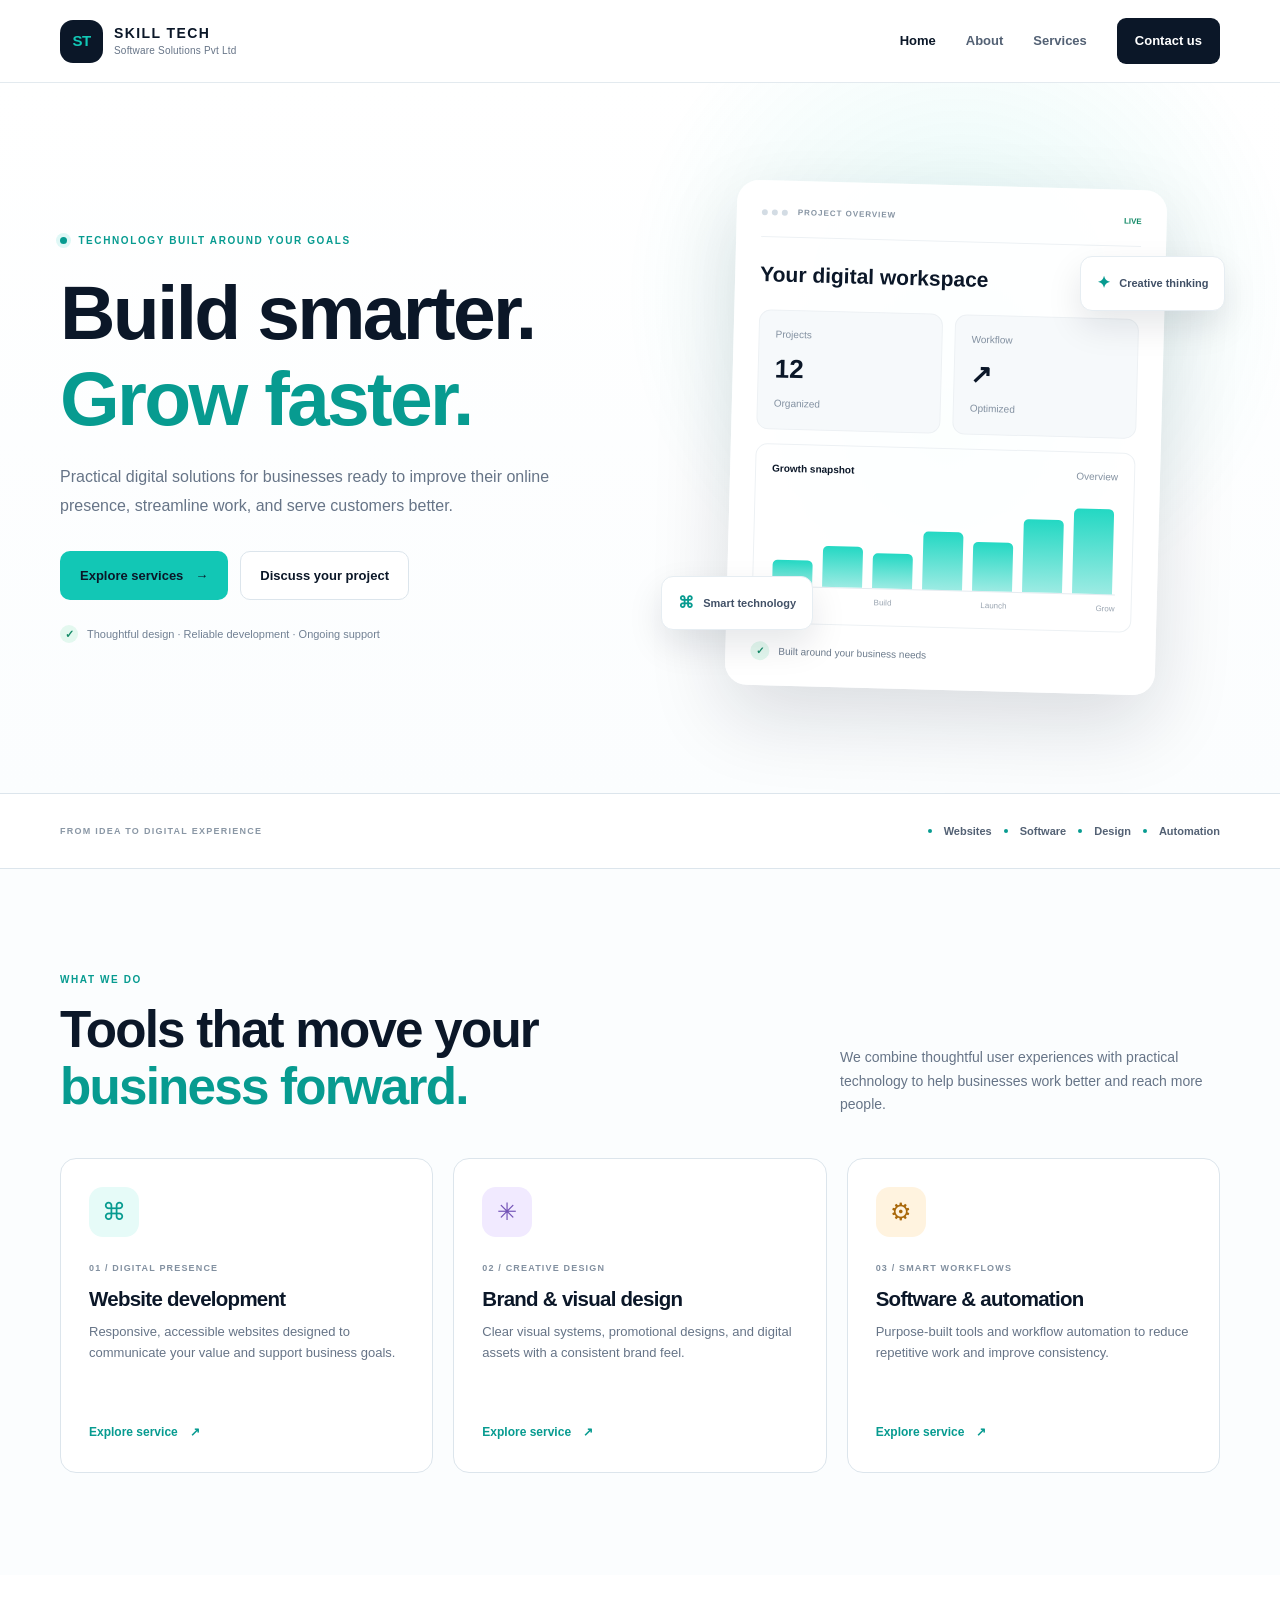
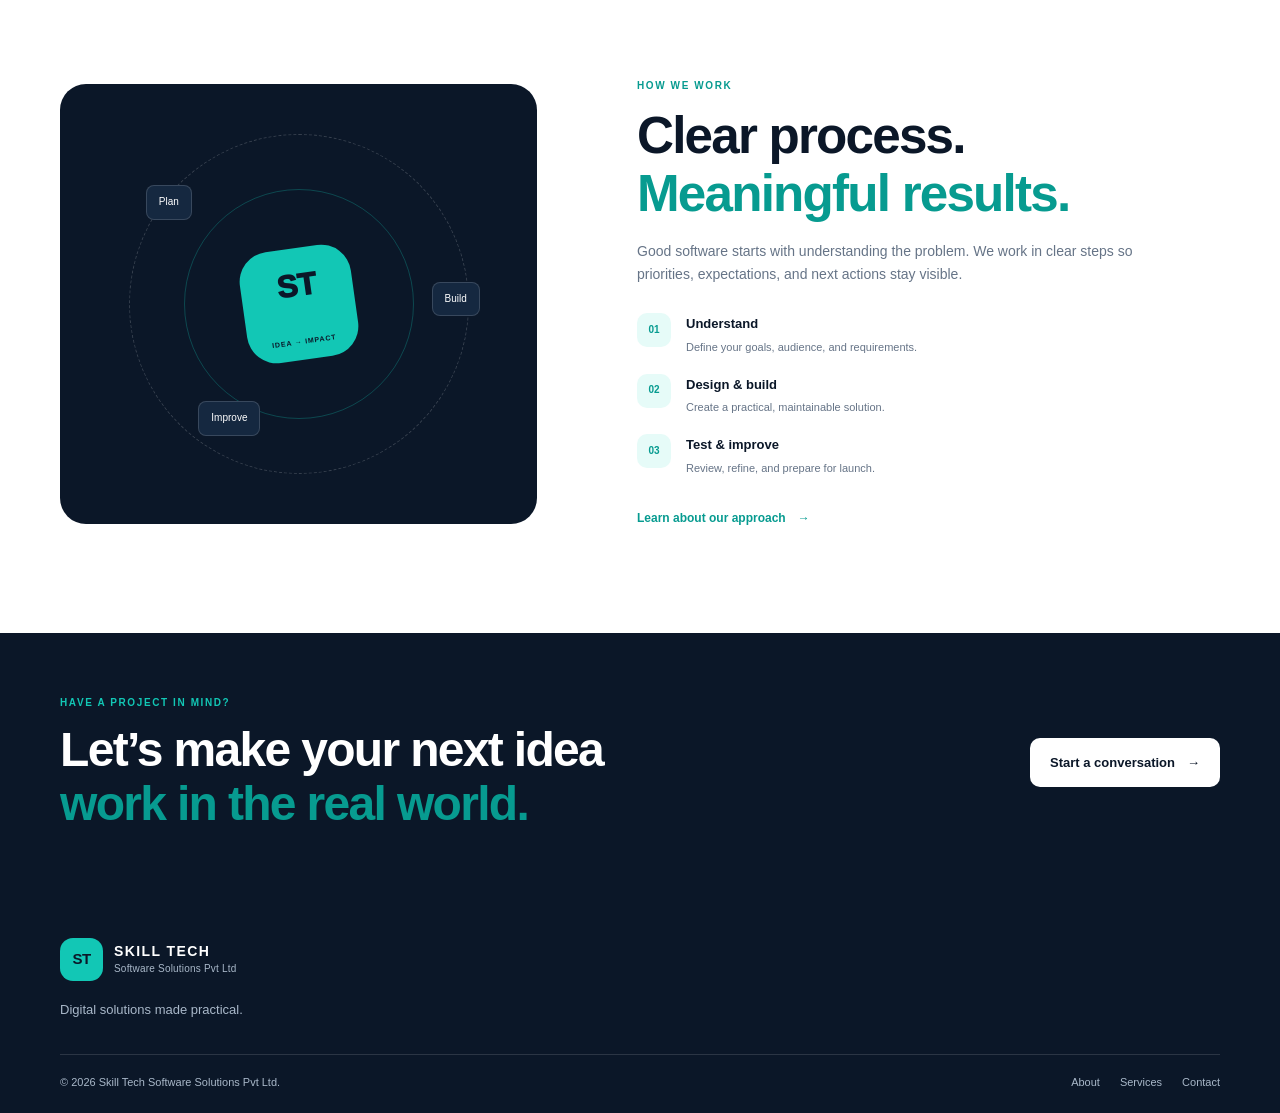
<file: index.html>
<!doctype html>
<html lang="en">
<head>
  <meta charset="utf-8">
  <meta name="viewport" content="width=device-width, initial-scale=1">
  <meta name="theme-color" content="#0b1728">
  <title>Skill Tech Software Solutions Pvt Ltd | Digital Solutions</title>
  <meta name="description" content="Skill Tech Software Solutions Pvt Ltd provides web development, software solutions, design, and digital services for growing businesses.">
  <link rel="canonical" href="https://www.example.com/">
  <link rel="icon" href="/favicon.svg" type="image/svg+xml">
  <link rel="manifest" href="/site.webmanifest">
  <link rel="stylesheet" href="/assets/css/reset.css">
  <link rel="stylesheet" href="/assets/css/variables.css">
  <link rel="stylesheet" href="/assets/css/global.css">
  <link rel="stylesheet" href="/assets/css/layout.css">
  <link rel="stylesheet" href="/assets/css/components.css">
  <link rel="stylesheet" href="/assets/css/pages/home.css">
  <link rel="stylesheet" href="/assets/css/responsive.css">
  <script type="module" src="/assets/js/main.js"></script>
</head>
<body data-page="home">
  <header class="site-header">
    <nav class="container navbar" aria-label="Main navigation">
      <a class="brand" href="/" aria-label="Skill Tech home">
        <span class="brand-mark">ST</span>
        <span class="brand-copy"><strong>SKILL TECH</strong><small>Software Solutions Pvt Ltd</small></span>
      </a>
      <button class="nav-toggle" type="button" aria-expanded="false" aria-controls="primary-nav">
        <span class="sr-only">Toggle navigation</span><span></span><span></span><span></span>
      </button>
      <div class="nav-links" id="primary-nav">
        <a class="active" href="/">Home</a>
        <a href="/about.html">About</a>
        <a href="/services.html">Services</a>
        <a class="nav-cta" href="/contact.html">Contact us</a>
      </div>
    </nav>
  </header>

  <main>
    <section class="hero section">
      <div class="container hero-grid">
        <div class="hero-copy">
          <p class="eyebrow"><span class="eyebrow-dot"></span> Technology built around your goals</p>
          <h1>Build smarter.<br><span>Grow faster.</span></h1>
          <p class="hero-lead">Practical digital solutions for businesses ready to improve their online presence, streamline work, and serve customers better.</p>
          <div class="hero-actions">
            <a class="button button-primary" href="/services.html">Explore services <span aria-hidden="true">→</span></a>
            <a class="button button-ghost" href="/contact.html">Discuss your project</a>
          </div>
          <div class="hero-note"><span class="note-check">✓</span> Thoughtful design · Reliable development · Ongoing support</div>
        </div>
        <div class="hero-visual" aria-label="Illustration of a software dashboard">
          <div class="visual-glow"></div>
          <div class="dashboard-card">
            <div class="dashboard-top"><span class="window-dots"><i></i><i></i><i></i></span><span class="dashboard-label">PROJECT OVERVIEW</span><span class="live-dot">LIVE</span></div>
            <div class="dashboard-title">Your digital workspace</div>
            <div class="metric-row">
              <div class="metric"><span>Projects</span><strong>12</strong><small>Organized</small></div>
              <div class="metric"><span>Workflow</span><strong>↗</strong><small>Optimized</small></div>
            </div>
            <div class="chart-panel">
              <div class="chart-heading"><span>Growth snapshot</span><span class="chart-tag">Overview</span></div>
              <div class="chart-bars" aria-hidden="true"><i style="height:28%"></i><i style="height:44%"></i><i style="height:38%"></i><i style="height:62%"></i><i style="height:52%"></i><i style="height:78%"></i><i style="height:91%"></i></div>
              <div class="chart-axis"><span>Plan</span><span>Build</span><span>Launch</span><span>Grow</span></div>
            </div>
            <div class="dashboard-bottom"><span class="status-icon">✓</span><span>Built around your business needs</span></div>
          </div>
          <div class="floating-chip chip-top"><span>✦</span> Creative thinking</div>
          <div class="floating-chip chip-bottom"><span>⌘</span> Smart technology</div>
        </div>
      </div>
    </section>

    <section class="trust-strip">
      <div class="container trust-inner"><span>FROM IDEA TO DIGITAL EXPERIENCE</span><div><i></i> Websites <i></i> Software <i></i> Design <i></i> Automation</div></div>
    </section>

    <section class="section services-preview">
      <div class="container">
        <div class="section-heading">
          <div><p class="eyebrow">What we do</p><h2>Tools that move your<br><span>business forward.</span></h2></div>
          <p>We combine thoughtful user experiences with practical technology to help businesses work better and reach more people.</p>
        </div>
        <div class="service-grid">
          <article class="service-card"><div class="service-icon icon-web">⌘</div><p class="card-number">01 / DIGITAL PRESENCE</p><h3>Website development</h3><p>Responsive, accessible websites designed to communicate your value and support business goals.</p><a href="/services.html#web">Explore service <span>↗</span></a></article>
          <article class="service-card"><div class="service-icon icon-design">✳</div><p class="card-number">02 / CREATIVE DESIGN</p><h3>Brand & visual design</h3><p>Clear visual systems, promotional designs, and digital assets with a consistent brand feel.</p><a href="/services.html#design">Explore service <span>↗</span></a></article>
          <article class="service-card"><div class="service-icon icon-tools">⚙</div><p class="card-number">03 / SMART WORKFLOWS</p><h3>Software & automation</h3><p>Purpose-built tools and workflow automation to reduce repetitive work and improve consistency.</p><a href="/services.html#automation">Explore service <span>↗</span></a></article>
        </div>
      </div>
    </section>

    <section class="section approach-section">
      <div class="container approach-grid">
        <div class="approach-panel"><div class="orbit orbit-one"></div><div class="orbit orbit-two"></div><div class="approach-center"><span>ST</span><small>IDEA → IMPACT</small></div><div class="orbit-label label-one">Plan</div><div class="orbit-label label-two">Build</div><div class="orbit-label label-three">Improve</div></div>
        <div class="approach-copy"><p class="eyebrow">How we work</p><h2>Clear process.<br><span>Meaningful results.</span></h2><p>Good software starts with understanding the problem. We work in clear steps so priorities, expectations, and next actions stay visible.</p><ul class="check-list"><li><span>01</span><div><strong>Understand</strong><small>Define your goals, audience, and requirements.</small></div></li><li><span>02</span><div><strong>Design & build</strong><small>Create a practical, maintainable solution.</small></div></li><li><span>03</span><div><strong>Test & improve</strong><small>Review, refine, and prepare for launch.</small></div></li></ul><a class="text-link" href="/about.html">Learn about our approach <span>→</span></a></div>
      </div>
    </section>

    <section class="cta-section"><div class="container cta-inner"><div><p class="eyebrow">Have a project in mind?</p><h2>Let’s make your next idea<br><span>work in the real world.</span></h2></div><a class="button button-light" href="/contact.html">Start a conversation <span>→</span></a></div></section>
  </main>

  <footer class="site-footer"><div class="container footer-inner"><a class="brand footer-brand" href="/"><span class="brand-mark">ST</span><span class="brand-copy"><strong>SKILL TECH</strong><small>Software Solutions Pvt Ltd</small></span></a><p>Digital solutions made practical.</p><div class="footer-bottom"><span>© <span data-current-year></span> Skill Tech Software Solutions Pvt Ltd.</span><div><a href="/about.html">About</a><a href="/services.html">Services</a><a href="/contact.html">Contact</a></div></div></div></footer>
</body>
</html>
</file>
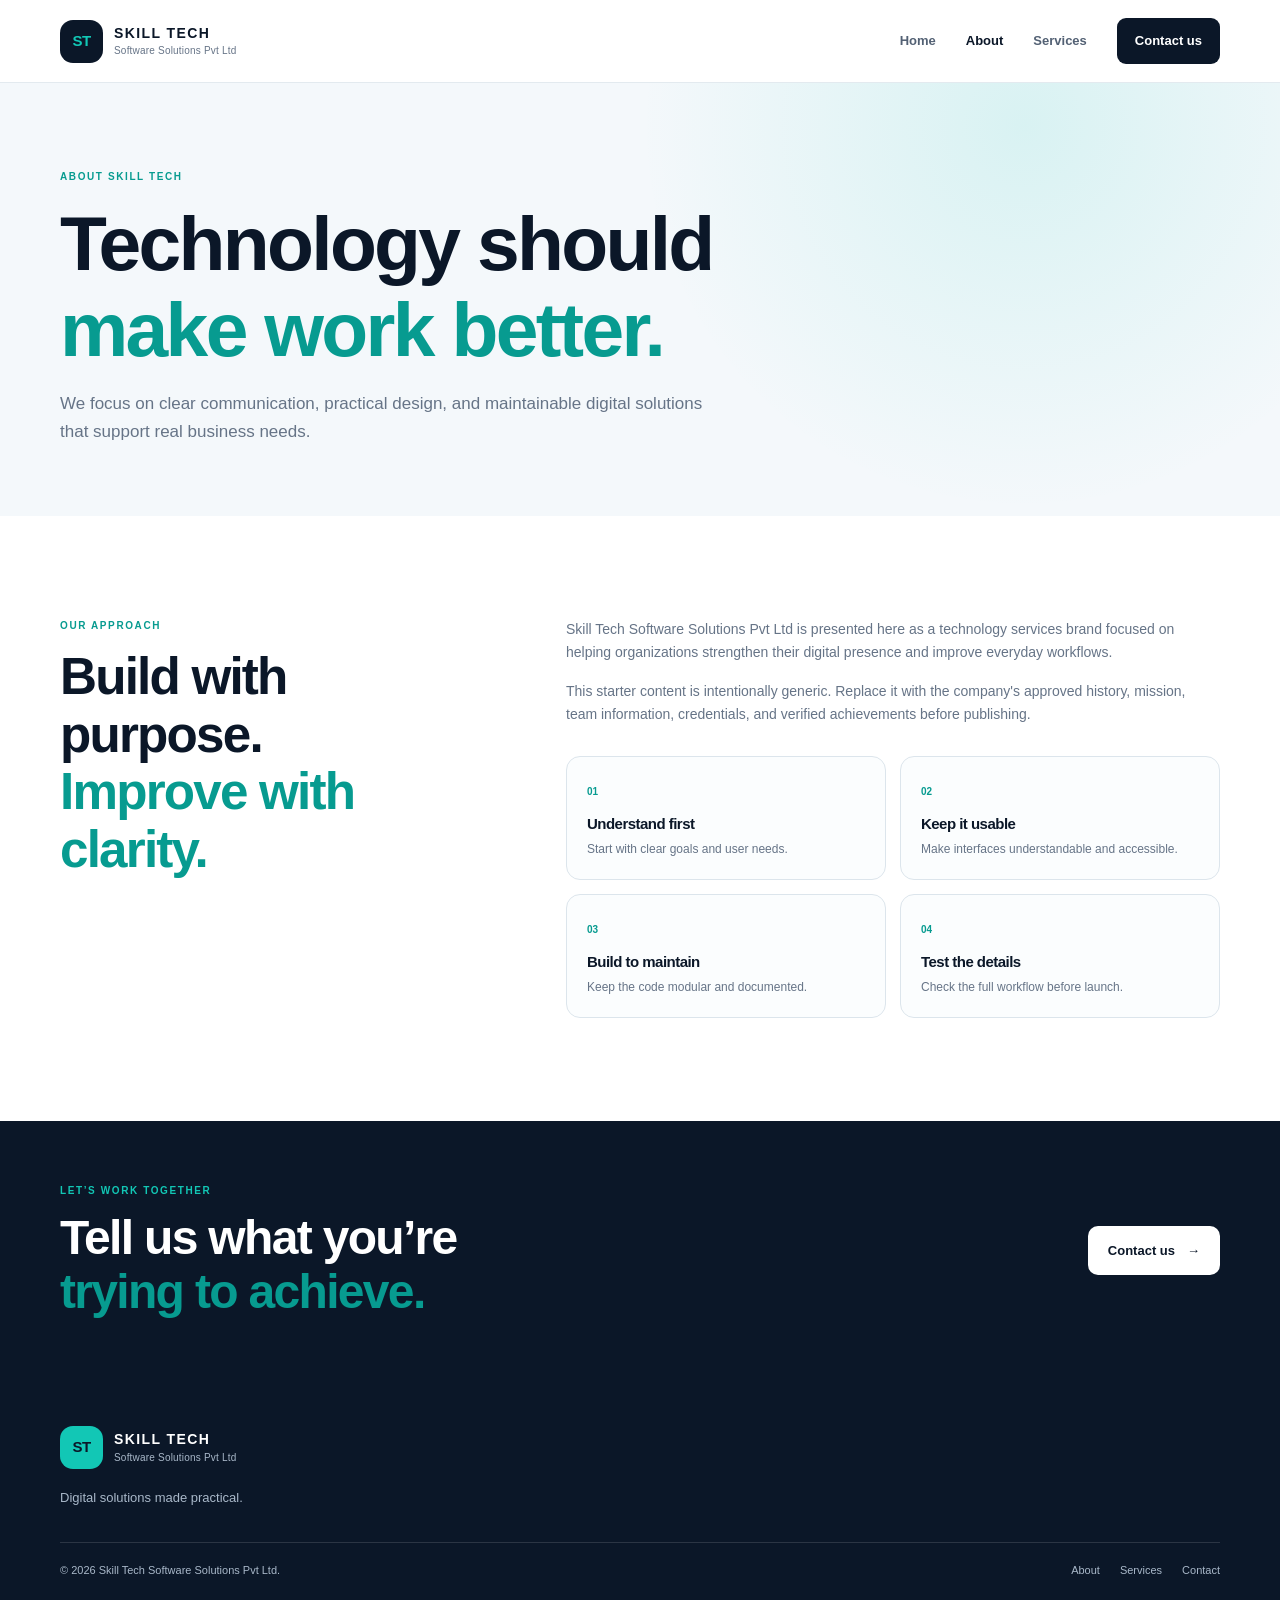
<file: about.html>
<!doctype html>
<html lang="en">
<head>
  <meta charset="utf-8">
  <meta name="viewport" content="width=device-width, initial-scale=1">
  <title>About Us | Skill Tech Software Solutions Pvt Ltd</title>
  <meta name="description" content="Learn about Skill Tech Software Solutions Pvt Ltd and our practical approach to digital products and services.">
  <link rel="canonical" href="https://www.example.com/about.html">
  <link rel="icon" href="/favicon.svg" type="image/svg+xml">
  <link rel="stylesheet" href="/assets/css/reset.css"><link rel="stylesheet" href="/assets/css/variables.css"><link rel="stylesheet" href="/assets/css/global.css"><link rel="stylesheet" href="/assets/css/layout.css"><link rel="stylesheet" href="/assets/css/components.css"><link rel="stylesheet" href="/assets/css/pages/about.css"><link rel="stylesheet" href="/assets/css/responsive.css">
  <script type="module" src="/assets/js/main.js"></script>
</head>
<body data-page="about">
<header class="site-header"><nav class="container navbar" aria-label="Main navigation"><a class="brand" href="/"><span class="brand-mark">ST</span><span class="brand-copy"><strong>SKILL TECH</strong><small>Software Solutions Pvt Ltd</small></span></a><button class="nav-toggle" type="button" aria-expanded="false" aria-controls="primary-nav"><span class="sr-only">Toggle navigation</span><span></span><span></span><span></span></button><div class="nav-links" id="primary-nav"><a href="/">Home</a><a class="active" href="/about.html">About</a><a href="/services.html">Services</a><a class="nav-cta" href="/contact.html">Contact us</a></div></nav></header>
<main>
<section class="page-hero section"><div class="container"><p class="eyebrow">About Skill Tech</p><h1>Technology should<br><span>make work better.</span></h1><p>We focus on clear communication, practical design, and maintainable digital solutions that support real business needs.</p></div></section>
<section class="section"><div class="container about-grid"><div><p class="eyebrow">Our approach</p><h2>Build with purpose.<br><span>Improve with clarity.</span></h2></div><div class="prose"><p>Skill Tech Software Solutions Pvt Ltd is presented here as a technology services brand focused on helping organizations strengthen their digital presence and improve everyday workflows.</p><p>This starter content is intentionally generic. Replace it with the company's approved history, mission, team information, credentials, and verified achievements before publishing.</p><div class="principle-grid"><article><span>01</span><h3>Understand first</h3><p>Start with clear goals and user needs.</p></article><article><span>02</span><h3>Keep it usable</h3><p>Make interfaces understandable and accessible.</p></article><article><span>03</span><h3>Build to maintain</h3><p>Keep the code modular and documented.</p></article><article><span>04</span><h3>Test the details</h3><p>Check the full workflow before launch.</p></article></div></div></div></section>
<section class="cta-section"><div class="container cta-inner"><div><p class="eyebrow">Let’s work together</p><h2>Tell us what you’re<br><span>trying to achieve.</span></h2></div><a class="button button-light" href="/contact.html">Contact us <span>→</span></a></div></section>
</main>
<footer class="site-footer"><div class="container footer-inner"><a class="brand footer-brand" href="/"><span class="brand-mark">ST</span><span class="brand-copy"><strong>SKILL TECH</strong><small>Software Solutions Pvt Ltd</small></span></a><p>Digital solutions made practical.</p><div class="footer-bottom"><span>© <span data-current-year></span> Skill Tech Software Solutions Pvt Ltd.</span><div><a href="/about.html">About</a><a href="/services.html">Services</a><a href="/contact.html">Contact</a></div></div></div></footer>
</body>
</html>
</file>
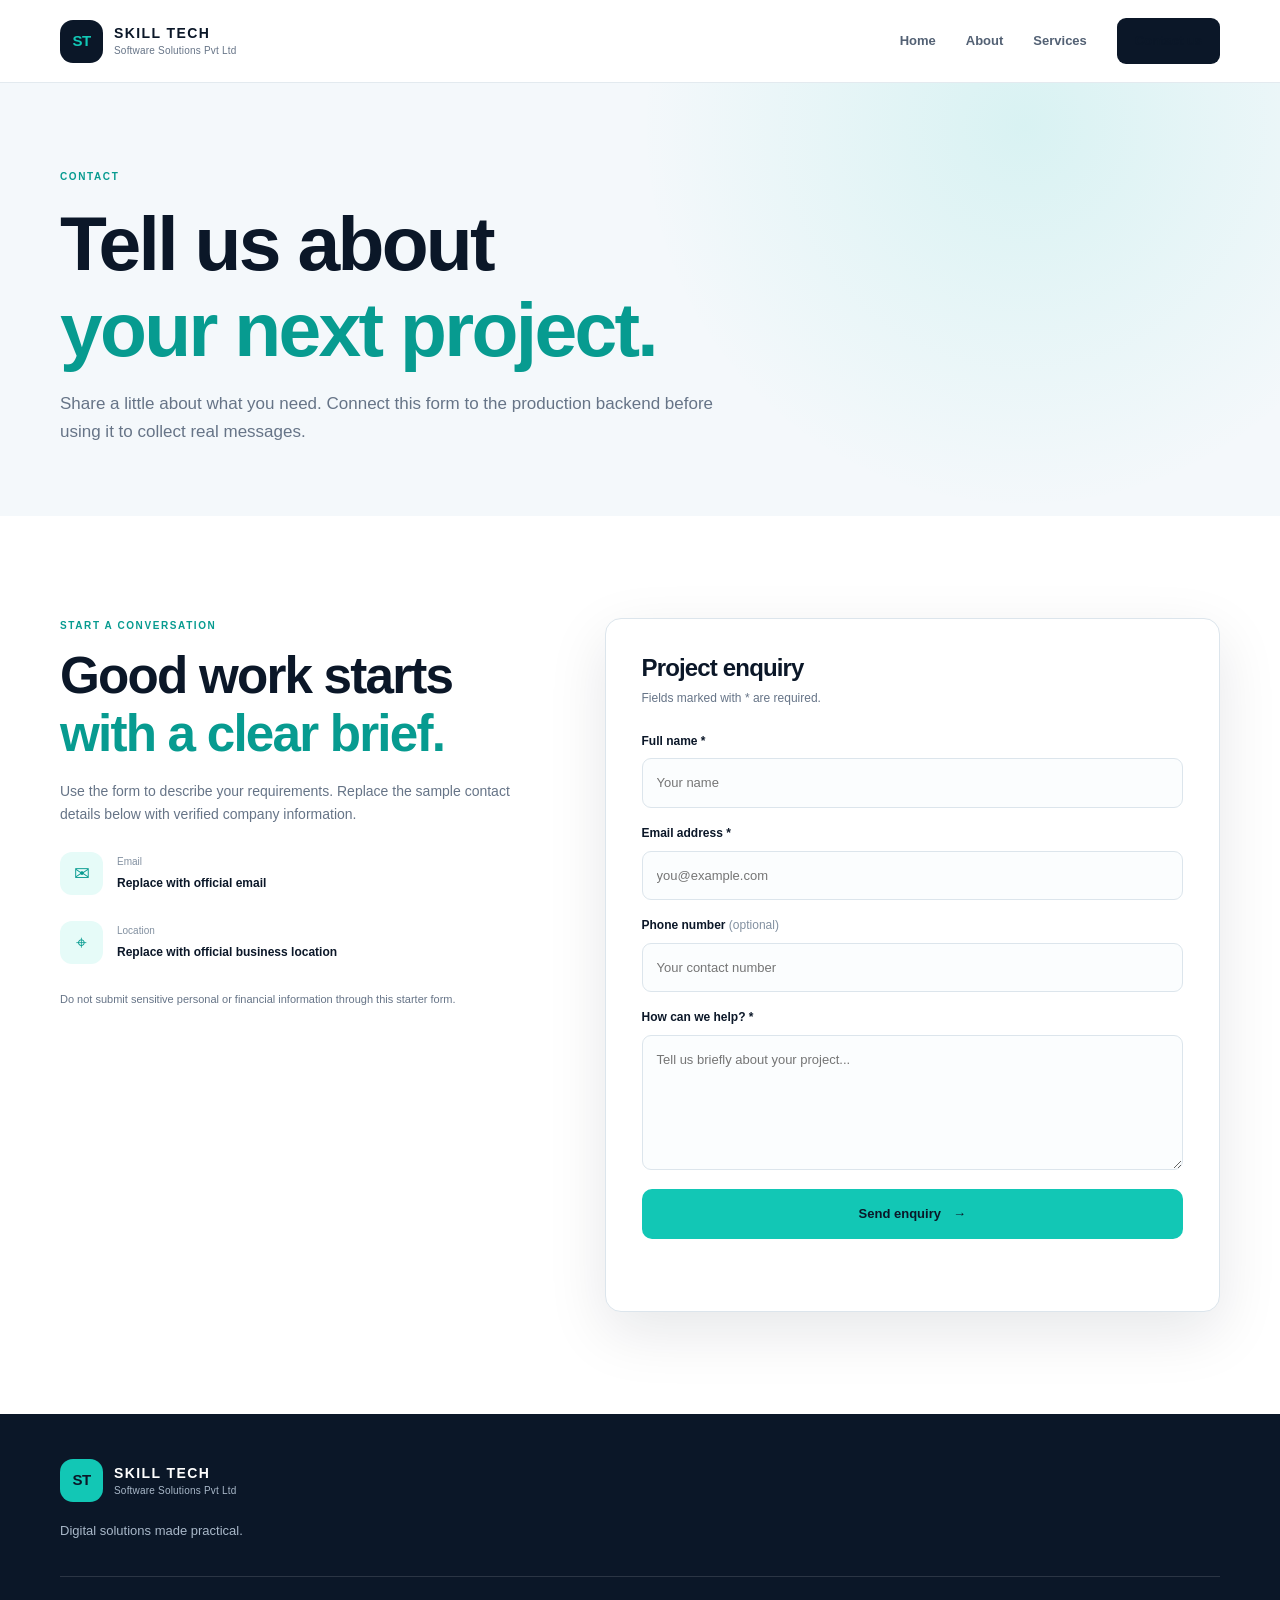
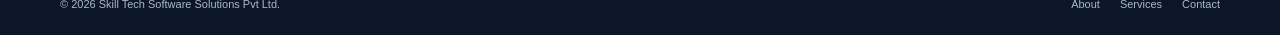
<file: contact.html>
<!doctype html>
<html lang="en">
<head>
  <meta charset="utf-8">
  <meta name="viewport" content="width=device-width, initial-scale=1">
  <title>Contact Us | Skill Tech Software Solutions Pvt Ltd</title>
  <meta name="description" content="Contact Skill Tech Software Solutions Pvt Ltd to discuss a website, software, design, or automation project.">
  <link rel="canonical" href="https://www.example.com/contact.html">
  <link rel="icon" href="/favicon.svg" type="image/svg+xml">
  <link rel="stylesheet" href="/assets/css/reset.css"><link rel="stylesheet" href="/assets/css/variables.css"><link rel="stylesheet" href="/assets/css/global.css"><link rel="stylesheet" href="/assets/css/layout.css"><link rel="stylesheet" href="/assets/css/components.css"><link rel="stylesheet" href="/assets/css/pages/contact.css"><link rel="stylesheet" href="/assets/css/responsive.css">
  <script type="module" src="/assets/js/main.js"></script>
</head>
<body data-page="contact">
<header class="site-header"><nav class="container navbar" aria-label="Main navigation"><a class="brand" href="/"><span class="brand-mark">ST</span><span class="brand-copy"><strong>SKILL TECH</strong><small>Software Solutions Pvt Ltd</small></span></a><button class="nav-toggle" type="button" aria-expanded="false" aria-controls="primary-nav"><span class="sr-only">Toggle navigation</span><span></span><span></span><span></span></button><div class="nav-links" id="primary-nav"><a href="/">Home</a><a href="/about.html">About</a><a href="/services.html">Services</a><a class="nav-cta active" href="/contact.html">Contact us</a></div></nav></header>
<main>
<section class="page-hero section"><div class="container"><p class="eyebrow">Contact</p><h1>Tell us about<br><span>your next project.</span></h1><p>Share a little about what you need. Connect this form to the production backend before using it to collect real messages.</p></div></section>
<section class="section contact-section"><div class="container contact-grid">
<div class="contact-intro"><p class="eyebrow">Start a conversation</p><h2>Good work starts<br><span>with a clear brief.</span></h2><p>Use the form to describe your requirements. Replace the sample contact details below with verified company information.</p><div class="contact-detail"><span class="contact-detail-icon">✉</span><div><small>Email</small><strong>Replace with official email</strong></div></div><div class="contact-detail"><span class="contact-detail-icon">⌖</span><div><small>Location</small><strong>Replace with official business location</strong></div></div><p class="privacy-note">Do not submit sensitive personal or financial information through this starter form.</p></div>
<form class="contact-form" id="contact-form" novalidate>
<div class="form-heading"><h2>Project enquiry</h2><p>Fields marked with * are required.</p></div>
<label for="name">Full name *</label><input id="name" name="name" autocomplete="name" required minlength="2" maxlength="100" placeholder="Your name">
<label for="email">Email address *</label><input id="email" name="email" type="email" autocomplete="email" required maxlength="254" placeholder="you@example.com">
<label for="phone">Phone number <span>(optional)</span></label><input id="phone" name="phone" type="tel" autocomplete="tel" maxlength="30" placeholder="Your contact number">
<label for="message">How can we help? *</label><textarea id="message" name="message" required minlength="10" maxlength="3000" rows="5" placeholder="Tell us briefly about your project..."></textarea>
<button class="button button-primary form-submit" type="submit">Send enquiry <span aria-hidden="true">→</span></button>
<p class="form-status" id="form-status" role="status" aria-live="polite"></p>
</form>
</div></section>
</main>
<footer class="site-footer"><div class="container footer-inner"><a class="brand footer-brand" href="/"><span class="brand-mark">ST</span><span class="brand-copy"><strong>SKILL TECH</strong><small>Software Solutions Pvt Ltd</small></span></a><p>Digital solutions made practical.</p><div class="footer-bottom"><span>© <span data-current-year></span> Skill Tech Software Solutions Pvt Ltd.</span><div><a href="/about.html">About</a><a href="/services.html">Services</a><a href="/contact.html">Contact</a></div></div></div></footer>
</body>
</html>
</file>
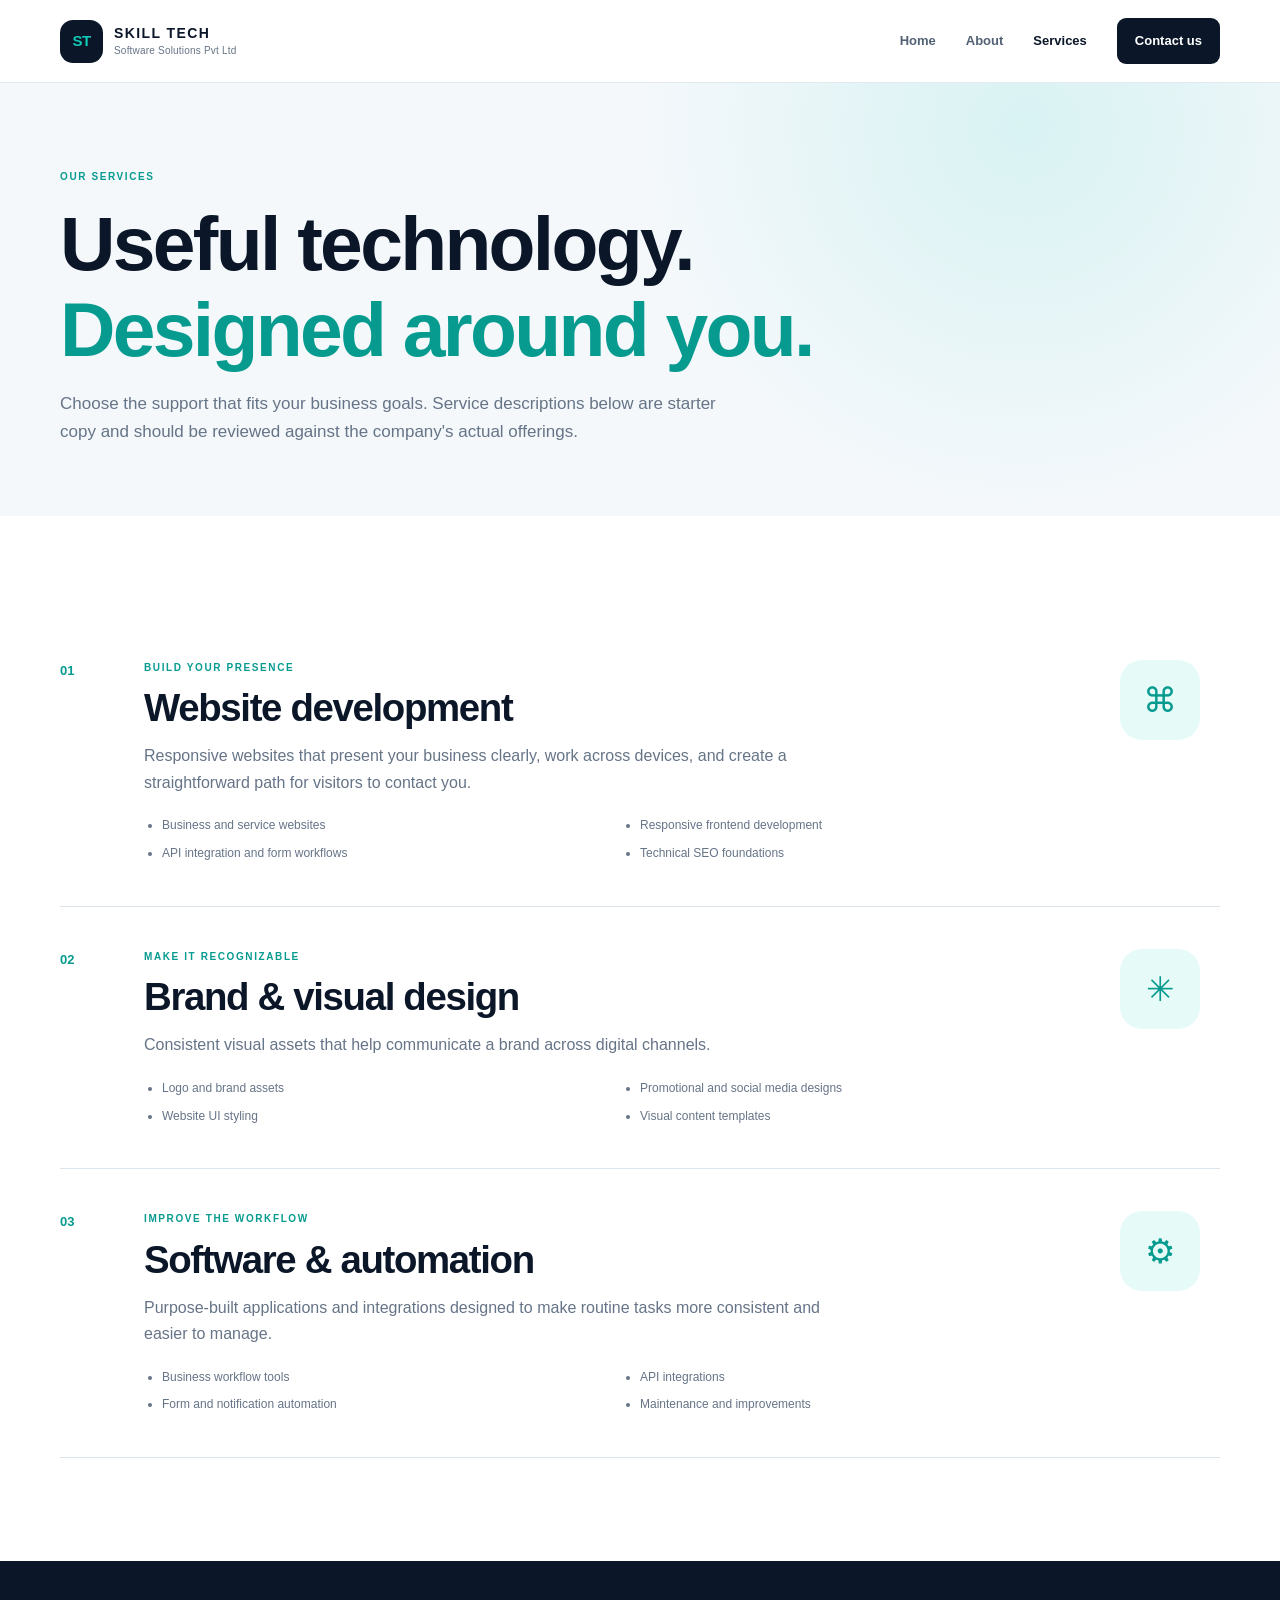
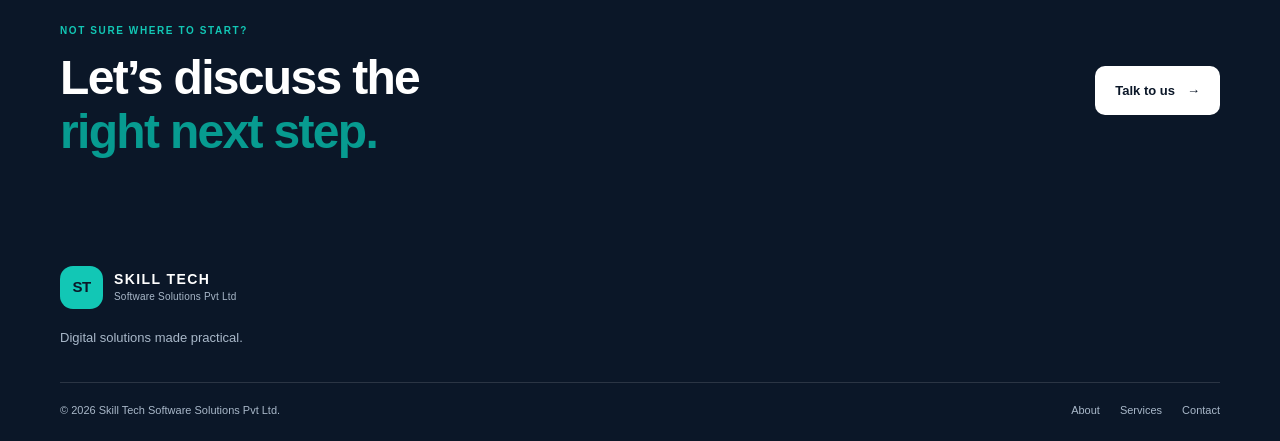
<file: services.html>
<!doctype html>
<html lang="en">
<head>
  <meta charset="utf-8">
  <meta name="viewport" content="width=device-width, initial-scale=1">
  <title>Services | Skill Tech Software Solutions Pvt Ltd</title>
  <meta name="description" content="Explore website development, creative design, software development, and workflow automation services.">
  <link rel="canonical" href="https://www.example.com/services.html">
  <link rel="icon" href="/favicon.svg" type="image/svg+xml">
  <link rel="stylesheet" href="/assets/css/reset.css"><link rel="stylesheet" href="/assets/css/variables.css"><link rel="stylesheet" href="/assets/css/global.css"><link rel="stylesheet" href="/assets/css/layout.css"><link rel="stylesheet" href="/assets/css/components.css"><link rel="stylesheet" href="/assets/css/pages/services.css"><link rel="stylesheet" href="/assets/css/responsive.css">
  <script type="module" src="/assets/js/main.js"></script>
</head>
<body data-page="services">
<header class="site-header"><nav class="container navbar" aria-label="Main navigation"><a class="brand" href="/"><span class="brand-mark">ST</span><span class="brand-copy"><strong>SKILL TECH</strong><small>Software Solutions Pvt Ltd</small></span></a><button class="nav-toggle" type="button" aria-expanded="false" aria-controls="primary-nav"><span class="sr-only">Toggle navigation</span><span></span><span></span><span></span></button><div class="nav-links" id="primary-nav"><a href="/">Home</a><a href="/about.html">About</a><a class="active" href="/services.html">Services</a><a class="nav-cta" href="/contact.html">Contact us</a></div></nav></header>
<main>
<section class="page-hero section"><div class="container"><p class="eyebrow">Our services</p><h1>Useful technology.<br><span>Designed around you.</span></h1><p>Choose the support that fits your business goals. Service descriptions below are starter copy and should be reviewed against the company's actual offerings.</p></div></section>
<section class="section"><div class="container detailed-services">
<article class="detail-service" id="web"><div class="detail-index">01</div><div><p class="eyebrow">Build your presence</p><h2>Website development</h2><p>Responsive websites that present your business clearly, work across devices, and create a straightforward path for visitors to contact you.</p><ul><li>Business and service websites</li><li>Responsive frontend development</li><li>API integration and form workflows</li><li>Technical SEO foundations</li></ul></div><div class="detail-symbol">⌘</div></article>
<article class="detail-service" id="design"><div class="detail-index">02</div><div><p class="eyebrow">Make it recognizable</p><h2>Brand & visual design</h2><p>Consistent visual assets that help communicate a brand across digital channels.</p><ul><li>Logo and brand assets</li><li>Promotional and social media designs</li><li>Website UI styling</li><li>Visual content templates</li></ul></div><div class="detail-symbol">✳</div></article>
<article class="detail-service" id="automation"><div class="detail-index">03</div><div><p class="eyebrow">Improve the workflow</p><h2>Software & automation</h2><p>Purpose-built applications and integrations designed to make routine tasks more consistent and easier to manage.</p><ul><li>Business workflow tools</li><li>API integrations</li><li>Form and notification automation</li><li>Maintenance and improvements</li></ul></div><div class="detail-symbol">⚙</div></article>
</div></section>
<section class="cta-section"><div class="container cta-inner"><div><p class="eyebrow">Not sure where to start?</p><h2>Let’s discuss the<br><span>right next step.</span></h2></div><a class="button button-light" href="/contact.html">Talk to us <span>→</span></a></div></section>
</main>
<footer class="site-footer"><div class="container footer-inner"><a class="brand footer-brand" href="/"><span class="brand-mark">ST</span><span class="brand-copy"><strong>SKILL TECH</strong><small>Software Solutions Pvt Ltd</small></span></a><p>Digital solutions made practical.</p><div class="footer-bottom"><span>© <span data-current-year></span> Skill Tech Software Solutions Pvt Ltd.</span><div><a href="/about.html">About</a><a href="/services.html">Services</a><a href="/contact.html">Contact</a></div></div></div></footer>
</body>
</html>
</file>
<file: assets/css/variables.css>
:root {
  color-scheme: light;
  --color-primary: #12c7b5;
  --color-primary-dark: #079b90;
  --color-navy: #0b1728;
  --color-navy-soft: #14263d;
  --color-text: #172438;
  --color-muted: #667487;
  --color-background: #ffffff;
  --color-surface: #f4f8fb;
  --color-border: #dce5ec;
  --color-success: #138a67;
  --font-family: Inter, "Segoe UI", Arial, sans-serif;
  --container-width: 1160px;
  --radius-sm: 8px;
  --radius-md: 16px;
  --radius-lg: 26px;
  --shadow-card: 0 20px 60px rgba(11, 23, 40, 0.10);
  --space-section: clamp(64px, 8vw, 108px);
}
</file>
<file: assets/css/global.css>
html { scroll-padding-top: 88px; }
body { font-family: var(--font-family); color: var(--color-text); background: var(--color-background); line-height: 1.65; }
a { color: inherit; text-decoration: none; }
button { cursor: pointer; }
p { color: var(--color-muted); }
h1, h2, h3 { color: var(--color-navy); line-height: 1.12; letter-spacing: -0.035em; }
h1 { font-size: clamp(2.7rem, 6vw, 5rem); font-weight: 760; }
h2 { font-size: clamp(2rem, 4vw, 3.25rem); font-weight: 740; }
h3 { font-size: 1.28rem; }
h1 span, h2 span { color: var(--color-primary-dark); }
::selection { color: var(--color-navy); background: rgba(18, 199, 181, .25); }
.sr-only { position: absolute; width: 1px; height: 1px; padding: 0; margin: -1px; overflow: hidden; clip: rect(0,0,0,0); white-space: nowrap; border: 0; }
:focus-visible { outline: 3px solid var(--color-primary-dark); outline-offset: 3px; }
</file>
<file: assets/css/layout.css>
.container { width: min(var(--container-width), calc(100% - 48px)); margin-inline: auto; }
.section { padding-block: var(--space-section); }
.site-header { position: sticky; top: 0; z-index: 20; background: rgba(255,255,255,.94); border-bottom: 1px solid rgba(220,229,236,.8); backdrop-filter: blur(16px); }
.navbar { min-height: 82px; display: flex; align-items: center; justify-content: space-between; gap: 28px; }
.brand { display: inline-flex; align-items: center; gap: 11px; flex-shrink: 0; }
.brand-mark { width: 43px; height: 43px; display: grid; place-items: center; border-radius: 13px; background: var(--color-navy); color: var(--color-primary); font-size: 15px; font-weight: 900; letter-spacing: -.04em; }
.brand-copy { display: grid; line-height: 1.15; gap: 4px; }
.brand-copy strong { font-size: 14px; letter-spacing: .1em; color: var(--color-navy); }
.brand-copy small { color: var(--color-muted); font-size: 10px; letter-spacing: .02em; }
.nav-links { display: flex; align-items: center; gap: 30px; }
.nav-links a { font-size: 13px; font-weight: 650; color: #536174; transition: color .2s ease; }
.nav-links a:hover, .nav-links a.active { color: var(--color-navy); }
.nav-links .nav-cta { padding: 12px 18px; border-radius: 9px; background: var(--color-navy); color: white; }
.nav-links .nav-cta:hover { background: var(--color-navy-soft); color: var(--color-primary); }
.nav-toggle { display: none; }
.site-footer { background: var(--color-navy); padding: 45px 0 22px; color: white; }
.footer-brand .brand-mark { background: var(--color-primary); color: var(--color-navy); }
.footer-brand .brand-copy strong { color: white; }
.footer-brand .brand-copy small { color: #a9b8c9; }
.footer-inner > p { margin-top: 18px; font-size: 13px; color: #a9b8c9; }
.footer-bottom { margin-top: 34px; padding-top: 18px; border-top: 1px solid rgba(255,255,255,.13); display: flex; justify-content: space-between; align-items: center; gap: 18px; color: #a9b8c9; font-size: 11px; }
.footer-bottom div { display: flex; gap: 20px; }
.footer-bottom a:hover { color: var(--color-primary); }
.page-hero { padding-block: 86px 70px; background: radial-gradient(circle at 80% 10%, rgba(18,199,181,.12), transparent 35%), var(--color-surface); }
.page-hero .container { max-width: var(--container-width); }
.page-hero h1 { margin: 14px 0 18px; }
.page-hero p:not(.eyebrow) { max-width: 670px; font-size: 17px; }
.eyebrow { color: var(--color-primary-dark); font-size: 10px; font-weight: 800; letter-spacing: .16em; text-transform: uppercase; }
.cta-section { padding-block: 62px; background: var(--color-navy); }
.cta-inner { display: flex; align-items: center; justify-content: space-between; gap: 30px; }
.cta-inner h2 { margin-top: 12px; color: white; font-size: clamp(1.9rem, 4vw, 3rem); }
.cta-inner .eyebrow { color: var(--color-primary); }
.not-found { min-height: 100vh; display: flex; flex-direction: column; justify-content: center; align-items: flex-start; gap: 22px; }
.not-found p:not(.eyebrow) { max-width: 500px; }
</file>
<file: assets/css/components.css>
.button { display: inline-flex; align-items: center; justify-content: center; gap: 12px; min-height: 48px; padding: 13px 19px; border: 1px solid transparent; border-radius: 10px; font-size: 13px; font-weight: 750; transition: transform .2s ease, background .2s ease, border-color .2s ease; }
.button:hover { transform: translateY(-2px); }
.button-primary { color: var(--color-navy); background: var(--color-primary); }
.button-primary:hover { background: #40dfd0; }
.button-ghost { color: var(--color-navy); border-color: var(--color-border); background: white; }
.button-ghost:hover { border-color: var(--color-primary-dark); }
.button-light { color: var(--color-navy); background: white; }
.button-light:hover { background: var(--color-primary); }
.service-grid { display: grid; grid-template-columns: repeat(3, minmax(0,1fr)); gap: 20px; margin-top: 42px; }
.service-card { padding: 28px; border: 1px solid var(--color-border); border-radius: var(--radius-md); background: white; transition: transform .2s ease, box-shadow .2s ease; }
.service-card:hover { transform: translateY(-5px); box-shadow: var(--shadow-card); }
.service-icon { display: grid; place-items: center; width: 50px; height: 50px; border-radius: 14px; font-size: 24px; background: #e6fbf8; color: var(--color-primary-dark); margin-bottom: 24px; }
.icon-design { background: #f1eaff; color: #7353b7; }
.icon-tools { background: #fff3df; color: #a9680b; }
.card-number { font-size: 9px; letter-spacing: .13em; font-weight: 800; color: #8290a0; }
.service-card h3 { margin: 12px 0 10px; }
.service-card > p:not(.card-number) { font-size: 13px; min-height: 82px; }
.service-card a { display: inline-flex; gap: 12px; margin-top: 20px; color: var(--color-primary-dark); font-size: 12px; font-weight: 800; }
.form-status { min-height: 24px; margin-top: 12px; font-size: 13px; }
.form-status.error { color: #b42318; }
.form-status.success { color: var(--color-success); }
</file>
<file: assets/css/pages/home.css>
.hero { padding-block: clamp(60px, 8vw, 105px); overflow: hidden; background: radial-gradient(circle at 75% 30%, rgba(18,199,181,.11), transparent 31%), linear-gradient(180deg,#fff 0%,#fbfdfe 100%); }
.hero-grid { display: grid; grid-template-columns: 1.02fr .98fr; align-items: center; gap: 42px; }
.eyebrow-dot { display: inline-block; width: 7px; height: 7px; margin-right: 7px; border-radius: 50%; background: var(--color-primary-dark); box-shadow: 0 0 0 4px rgba(18,199,181,.13); }
.hero h1 { margin: 20px 0 22px; }
.hero-lead { max-width: 540px; font-size: 16px; line-height: 1.8; }
.hero-actions { display: flex; flex-wrap: wrap; gap: 12px; margin-top: 30px; }
.hero-note { display: flex; align-items: center; gap: 9px; margin-top: 25px; color: #718093; font-size: 11px; }
.note-check { display: grid; place-items: center; width: 18px; height: 18px; border-radius: 50%; color: var(--color-success); background: #e3f8ef; font-weight: 900; }
.hero-visual { position: relative; min-height: 500px; display: grid; place-items: center; }
.visual-glow { position: absolute; width: 75%; aspect-ratio: 1; border-radius: 50%; background: radial-gradient(circle,rgba(18,199,181,.17),rgba(18,199,181,0) 68%); }
.dashboard-card { position: relative; z-index: 1; width: min(100%, 430px); padding: 24px; border: 1px solid rgba(255,255,255,.8); border-radius: 22px; background: rgba(255,255,255,.94); box-shadow: 0 30px 80px rgba(11,23,40,.14); transform: rotate(1.5deg); }
.dashboard-top { display: flex; align-items: center; gap: 10px; padding-bottom: 18px; border-bottom: 1px solid #edf1f4; }
.window-dots { display: flex; gap: 4px; }
.window-dots i { width: 6px; height: 6px; border-radius: 50%; background: #d3dce4; }
.dashboard-label { color: #8593a2; font-size: 8px; letter-spacing: .12em; font-weight: 800; }
.live-dot { margin-left: auto; color: var(--color-success); font-size: 8px; font-weight: 900; }
.dashboard-title { margin: 20px 0 17px; color: var(--color-navy); font-size: 21px; font-weight: 750; }
.metric-row { display: grid; grid-template-columns: 1fr 1fr; gap: 12px; }
.metric { padding: 16px; background: #f6f9fb; border: 1px solid #edf1f4; border-radius: 12px; }
.metric span, .metric small { display: block; color: #8290a0; font-size: 10px; }
.metric strong { display: block; margin: 5px 0; color: var(--color-navy); font-size: 26px; }
.chart-panel { margin-top: 14px; padding: 16px; border: 1px solid #edf1f4; border-radius: 12px; }
.chart-heading { display: flex; justify-content: space-between; color: var(--color-navy); font-size: 10px; font-weight: 800; }
.chart-tag { color: #8391a0; font-weight: 500; }
.chart-bars { display: flex; align-items: end; gap: 10px; height: 95px; margin-top: 15px; padding: 0 3px; border-bottom: 1px solid #e5ebf0; }
.chart-bars i { flex: 1; min-height: 8px; border-radius: 5px 5px 0 0; background: linear-gradient(180deg,#23d8c3,#9cebe3); }
.chart-axis { display: flex; justify-content: space-between; margin-top: 7px; color: #9aa5b1; font-size: 8px; }
.dashboard-bottom { display: flex; align-items: center; gap: 9px; margin-top: 18px; color: #6c7b8c; font-size: 10px; }
.status-icon { display: grid; place-items: center; width: 19px; height: 19px; border-radius: 50%; color: var(--color-success); background: #e3f8ef; font-weight: 900; }
.floating-chip { position: absolute; z-index: 2; display: flex; align-items: center; gap: 9px; padding: 13px 16px; border: 1px solid #e6edf2; border-radius: 12px; background: white; box-shadow: 0 15px 35px rgba(11,23,40,.10); color: #415066; font-size: 11px; font-weight: 750; }
.floating-chip span { color: var(--color-primary-dark); font-size: 16px; }
.chip-top { top: 14%; right: -1%; }
.chip-bottom { bottom: 12%; left: -2%; }
.trust-strip { border-block: 1px solid var(--color-border); background: white; }
.trust-inner { min-height: 74px; display: flex; align-items: center; justify-content: space-between; gap: 25px; }
.trust-inner > span { color: #8a97a5; font-size: 9px; font-weight: 850; letter-spacing: .14em; }
.trust-inner div { display: flex; align-items: center; gap: 12px; color: #536174; font-size: 11px; font-weight: 650; }
.trust-inner i { width: 4px; height: 4px; border-radius: 50%; background: var(--color-primary-dark); }
.services-preview { background: #fbfdfe; }
.section-heading { display: flex; justify-content: space-between; align-items: end; gap: 35px; }
.section-heading h2 { margin-top: 13px; }
.section-heading > p { max-width: 380px; font-size: 14px; }
.approach-grid { display: grid; grid-template-columns: .9fr 1.1fr; align-items: center; gap: clamp(45px,8vw,100px); }
.approach-panel { position: relative; min-height: 440px; display: grid; place-items: center; overflow: hidden; border-radius: var(--radius-lg); background: var(--color-navy); }
.orbit { position: absolute; aspect-ratio: 1; border: 1px solid rgba(18,199,181,.28); border-radius: 50%; }
.orbit-one { width: 230px; }
.orbit-two { width: 340px; border-style: dashed; border-color: rgba(255,255,255,.18); }
.approach-center { position: relative; display: grid; place-items: center; width: 112px; height: 112px; border-radius: 30px; background: var(--color-primary); color: var(--color-navy); transform: rotate(-8deg); }
.approach-center span { font-size: 31px; font-weight: 950; }
.approach-center small { font-size: 7px; letter-spacing: .12em; font-weight: 900; }
.orbit-label { position: absolute; padding: 8px 12px; border: 1px solid rgba(255,255,255,.15); border-radius: 8px; background: #152840; color: white; font-size: 10px; }
.label-one { top: 23%; left: 18%; }.label-two { right: 12%; top: 45%; }.label-three { bottom: 20%; left: 29%; }
.approach-copy h2 { margin: 13px 0 18px; }
.approach-copy > p:not(.eyebrow) { max-width: 550px; font-size: 14px; }
.check-list { display: grid; gap: 18px; margin: 27px 0; list-style: none; }
.check-list li { display: flex; gap: 15px; align-items: start; }
.check-list li > span { display: grid; place-items: center; width: 34px; height: 34px; flex-shrink: 0; border-radius: 10px; background: #e6fbf8; color: var(--color-primary-dark); font-size: 10px; font-weight: 900; }
.check-list strong, .check-list small { display: block; }
.check-list strong { color: var(--color-navy); font-size: 13px; }
.check-list small { margin-top: 3px; color: var(--color-muted); font-size: 11px; }
.text-link { display: inline-flex; gap: 12px; color: var(--color-primary-dark); font-size: 12px; font-weight: 850; }
</file>
<file: assets/css/responsive.css>
@media (max-width: 900px) {
  .hero-grid, .approach-grid, .about-grid, .contact-grid { grid-template-columns: 1fr; }
  .hero-visual { min-height: 450px; }
  .service-grid { grid-template-columns: repeat(2, minmax(0,1fr)); }
  .service-card:last-child { grid-column: 1 / -1; }
  .approach-panel { min-height: 380px; }
  .detail-service { grid-template-columns: 46px 1fr 60px; }
}
@media (max-width: 700px) {
  .container { width: min(var(--container-width), calc(100% - 32px)); }
  .navbar { min-height: 72px; }
  .brand-copy strong { font-size: 12px; }
  .brand-copy small { font-size: 9px; }
  .nav-toggle { display: flex; width: 42px; height: 42px; flex-direction: column; align-items: center; justify-content: center; gap: 5px; border: 1px solid var(--color-border); border-radius: 10px; background: white; }
  .nav-toggle > span:not(.sr-only) { width: 18px; height: 2px; background: var(--color-navy); transition: transform .2s ease; }
  .nav-links { display: none; position: absolute; top: calc(100% + 1px); left: 0; right: 0; padding: 18px 24px 22px; background: white; border-bottom: 1px solid var(--color-border); box-shadow: 0 18px 25px rgba(11,23,40,.08); flex-direction: column; align-items: stretch; gap: 0; }
  .nav-links.is-open { display: flex; }
  .nav-links a { padding: 13px 4px; }
  .nav-links .nav-cta { text-align: center; margin-top: 8px; }
  .hero-grid { gap: 20px; }
  .hero-visual { min-height: 380px; }
  .dashboard-card { padding: 18px; }
  .floating-chip { font-size: 10px; padding: 10px 12px; }
  .section-heading { align-items: flex-start; flex-direction: column; }
  .service-grid { grid-template-columns: 1fr; }
  .service-card:last-child { grid-column: auto; }
  .service-card > p:not(.card-number) { min-height: auto; }
  .cta-inner { align-items: flex-start; flex-direction: column; }
  .footer-bottom { align-items: flex-start; flex-direction: column; }
  .page-hero { padding-block: 64px 52px; }
  .detail-service { grid-template-columns: 36px 1fr; gap: 12px; padding-block: 26px; }
  .detail-symbol { display: none; }
  .principle-grid { grid-template-columns: 1fr 1fr; }
}
@media (max-width: 420px) {
  .brand-mark { width: 38px; height: 38px; }
  .brand { gap: 8px; }
  .brand-copy strong { letter-spacing: .06em; }
  .hero-visual { min-height: 330px; }
  .dashboard-title { font-size: 17px; }
  .metric-row { gap: 8px; }
  .metric { padding: 12px; }
  .principle-grid { grid-template-columns: 1fr; }
}
@media (prefers-reduced-motion: reduce) {
  *, *::before, *::after { scroll-behavior: auto !important; transition-duration: .01ms !important; animation-duration: .01ms !important; }
}
</file>
<file: assets/css/pages/about.css>
.about-grid { display: grid; grid-template-columns: .8fr 1.2fr; gap: 70px; align-items: start; }
.about-grid h2 { margin-top: 14px; }
.prose > p { margin-bottom: 16px; font-size: 14px; }
.principle-grid { display: grid; grid-template-columns: 1fr 1fr; gap: 14px; margin-top: 30px; }
.principle-grid article { padding: 20px; border: 1px solid var(--color-border); border-radius: 14px; background: #fbfdfe; }
.principle-grid article > span { color: var(--color-primary-dark); font-size: 10px; font-weight: 900; }
.principle-grid h3 { margin: 12px 0 7px; font-size: 15px; }
.principle-grid p { font-size: 12px; }
</file>
<file: assets/css/pages/contact.css>
.contact-grid { display: grid; grid-template-columns: .85fr 1.15fr; align-items: start; gap: clamp(35px,7vw,90px); }
.contact-intro h2 { margin: 13px 0 18px; }
.contact-intro > p:not(.eyebrow):not(.privacy-note) { max-width: 450px; font-size: 14px; }
.contact-detail { display: flex; align-items: center; gap: 14px; margin-top: 26px; }
.contact-detail-icon { display: grid; place-items: center; width: 43px; height: 43px; border-radius: 12px; background: #e6fbf8; color: var(--color-primary-dark); font-size: 19px; }
.contact-detail small, .contact-detail strong { display: block; }
.contact-detail small { color: #8290a0; font-size: 10px; }
.contact-detail strong { margin-top: 3px; color: var(--color-navy); font-size: 12px; }
.privacy-note { margin-top: 26px; font-size: 11px; }
.contact-form { padding: clamp(22px,4vw,36px); border: 1px solid var(--color-border); border-radius: var(--radius-md); background: white; box-shadow: var(--shadow-card); }
.form-heading { margin-bottom: 23px; }
.form-heading h2 { font-size: 24px; }
.form-heading p { margin-top: 7px; font-size: 12px; }
.contact-form label { display: block; margin: 16px 0 7px; color: var(--color-navy); font-size: 12px; font-weight: 750; }
.contact-form label span { color: #8290a0; font-weight: 400; }
.contact-form input, .contact-form textarea { display: block; width: 100%; padding: 13px 14px; border: 1px solid var(--color-border); border-radius: 9px; background: #fbfdfe; color: var(--color-text); outline: none; font-size: 13px; }
.contact-form input:focus, .contact-form textarea:focus { border-color: var(--color-primary-dark); box-shadow: 0 0 0 3px rgba(18,199,181,.13); }
.contact-form textarea { resize: vertical; min-height: 130px; }
.form-submit { width: 100%; margin-top: 19px; }
</file>
<file: assets/css/pages/services.css>
.detailed-services { display: grid; }
.detail-service { display: grid; grid-template-columns: 60px minmax(0,1fr) 100px; gap: 24px; align-items: start; padding: 42px 0; border-bottom: 1px solid var(--color-border); scroll-margin-top: 100px; }
.detail-index { color: var(--color-primary-dark); font-size: 13px; font-weight: 900; }
.detail-service h2 { margin: 10px 0 14px; font-size: clamp(1.7rem,3vw,2.5rem); }
.detail-service p:not(.eyebrow) { max-width: 700px; }
.detail-service ul { display: grid; grid-template-columns: repeat(2,minmax(0,1fr)); gap: 8px 22px; margin-top: 20px; padding-left: 18px; color: var(--color-muted); font-size: 12px; }
.detail-symbol { display: grid; place-items: center; width: 80px; height: 80px; border-radius: 22px; background: #e6fbf8; color: var(--color-primary-dark); font-size: 34px; }
</file>
